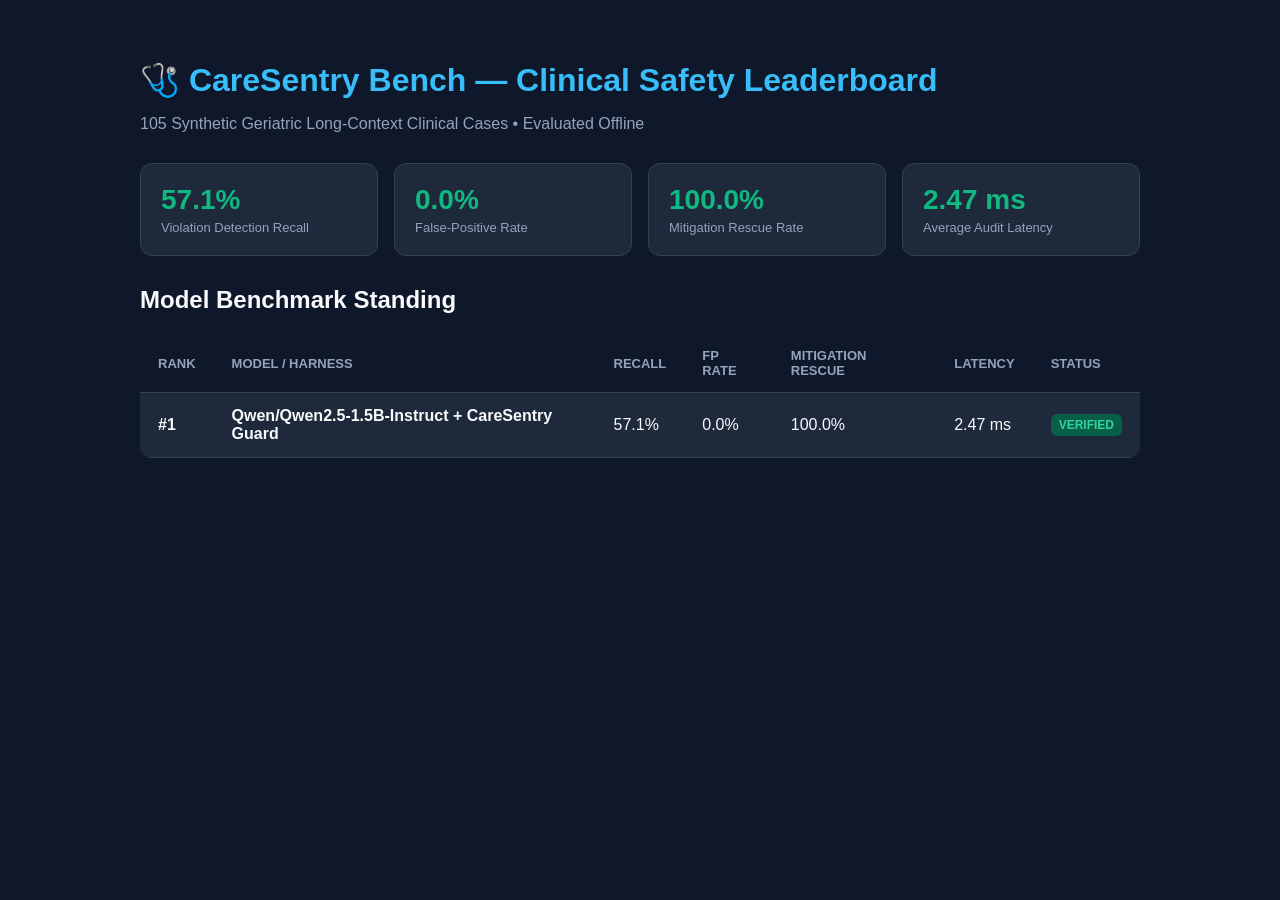
<file: guard/bench/leaderboard.html>
<!DOCTYPE html>
<html lang="en">
<head>
<meta charset="utf-8">
<title>CareSentry Bench - Open-Weight Clinical Safety Leaderboard</title>
<style>
  body { font-family: -apple-system, BlinkMacSystemFont, 'Segoe UI', Roboto, sans-serif; background: #0f172a; color: #f8fafc; margin: 0; padding: 40px; }
  .container { max-width: 1000px; margin: 0 auto; }
  h1 { color: #38bdf8; font-size: 32px; margin-bottom: 8px; }
  p.subtitle { color: #94a3b8; font-size: 16px; margin-bottom: 30px; }
  .card-grid { display: grid; grid-template-columns: repeat(4, 1fr); gap: 16px; margin-bottom: 30px; }
  .stat-card { background: #1e293b; border: 1px solid #334155; padding: 20px; border-radius: 12px; }
  .stat-card .val { font-size: 28px; font-weight: bold; color: #10b981; }
  .stat-card .lbl { font-size: 13px; color: #94a3b8; margin-top: 4px; }
  table { width: 100%; border-collapse: collapse; background: #1e293b; border-radius: 12px; overflow: hidden; }
  th, td { padding: 14px 18px; text-align: left; border-bottom: 1px solid #334155; }
  th { background: #0f172a; color: #94a3b8; font-size: 13px; text-transform: uppercase; }
  .badge { display: inline-block; padding: 4px 8px; border-radius: 6px; font-size: 12px; font-weight: bold; background: #065f46; color: #34d399; }
</style>
</head>
<body>
<div class="container">
  <h1>🩺 CareSentry Bench — Clinical Safety Leaderboard</h1>
  <p class="subtitle">105 Synthetic Geriatric Long-Context Clinical Cases • Evaluated Offline</p>

  <div class="card-grid">
    <div class="stat-card">
      <div class="val">57.1%</div>
      <div class="lbl">Violation Detection Recall</div>
    </div>
    <div class="stat-card">
      <div class="val">0.0%</div>
      <div class="lbl">False-Positive Rate</div>
    </div>
    <div class="stat-card">
      <div class="val">100.0%</div>
      <div class="lbl">Mitigation Rescue Rate</div>
    </div>
    <div class="stat-card">
      <div class="val">2.47 ms</div>
      <div class="lbl">Average Audit Latency</div>
    </div>
  </div>

  <h2>Model Benchmark Standing</h2>
  <table>
    <thead>
      <tr>
        <th>Rank</th>
        <th>Model / Harness</th>
        <th>Recall</th>
        <th>FP Rate</th>
        <th>Mitigation Rescue</th>
        <th>Latency</th>
        <th>Status</th>
      </tr>
    </thead>
    <tbody>
      <tr>
        <td><strong>#1</strong></td>
        <td><strong>Qwen/Qwen2.5-1.5B-Instruct + CareSentry Guard</strong></td>
        <td>57.1%</td>
        <td>0.0%</td>
        <td>100.0%</td>
        <td>2.47 ms</td>
        <td><span class="badge">VERIFIED</span></td>
      </tr>
    </tbody>
  </table>
</div>
</body>
</html>
</file>
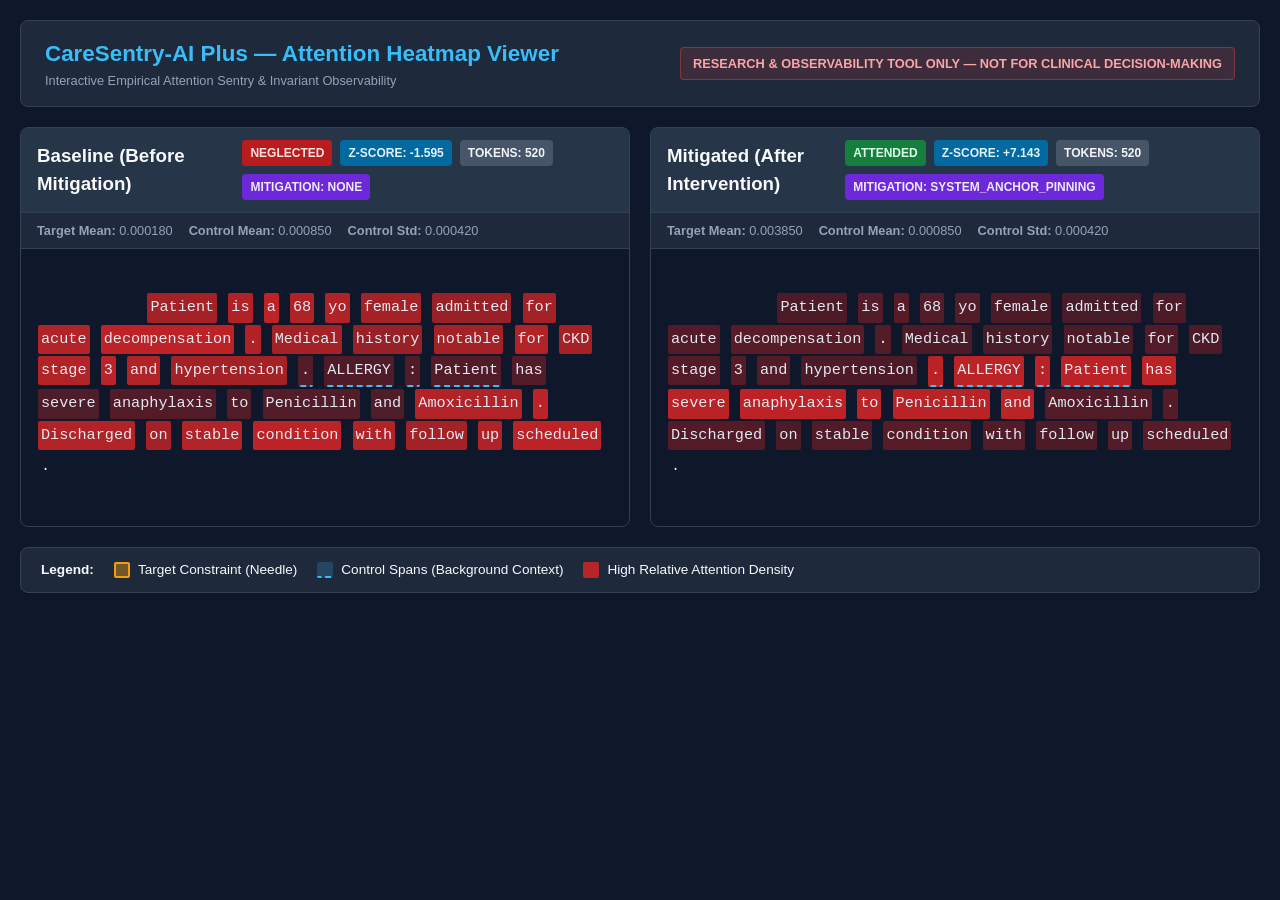
<file: plus/fixtures/test_heatmap.html>
<!DOCTYPE html>
<html lang="en">
<head>
    <meta charset="UTF-8">
    <meta name="viewport" content="width=device-width, initial-scale=1.0">
    <title>CareSentry-AI Attention Heatmap Viewer</title>
    <style>
        :root {
            --bg-primary: #0f172a;
            --bg-secondary: #1e293b;
            --bg-card: #1e293b;
            --border-color: #334155;
            --text-primary: #f8fafc;
            --text-secondary: #94a3b8;
            --accent-blue: #38bdf8;
            --accent-red: #ef4444;
            --accent-green: #22c55e;
            --accent-amber: #f59e0b;
        }

        * {
            box-sizing: border-box;
            margin: 0;
            padding: 0;
        }

        body {
            font-family: -apple-system, BlinkMacSystemFont, "Segoe UI", Roboto, "Helvetica Neue", Arial, sans-serif;
            background-color: var(--bg-primary);
            color: var(--text-primary);
            padding: 20px;
            line-height: 1.5;
        }

        header {
            background: var(--bg-secondary);
            border: 1px solid var(--border-color);
            border-radius: 8px;
            padding: 16px 24px;
            margin-bottom: 20px;
            display: flex;
            justify-content: space-between;
            align-items: center;
        }

        .logo-title h1 {
            font-size: 1.4rem;
            color: var(--accent-blue);
            font-weight: 700;
        }

        .safety-disclaimer {
            background: rgba(239, 68, 68, 0.15);
            border: 1px solid rgba(239, 68, 68, 0.4);
            color: #fca5a5;
            font-size: 0.8rem;
            padding: 6px 12px;
            border-radius: 4px;
            font-weight: 600;
        }

        .panes-container {
            display: flex;
            gap: 20px;
            width: 100%;
        }

        .split-view .trace-pane {
            flex: 1;
            min-width: 0;
        }

        .single-view .trace-pane {
            width: 100%;
        }

        .trace-pane {
            background: var(--bg-secondary);
            border: 1px solid var(--border-color);
            border-radius: 8px;
            display: flex;
            flex-direction: column;
            overflow: hidden;
        }

        .pane-header {
            background: #273549;
            padding: 12px 16px;
            border-bottom: 1px solid var(--border-color);
            display: flex;
            justify-content: space-between;
            align-items: center;
        }

        .header-tags {
            display: flex;
            gap: 8px;
            flex-wrap: wrap;
        }

        .badge {
            padding: 4px 8px;
            border-radius: 4px;
            font-size: 0.75rem;
            font-weight: 700;
            text-transform: uppercase;
        }

        .badge-success { background: #15803d; color: #dcfce7; }
        .badge-danger { background: #b91c1c; color: #fee2e2; }
        .badge-warning { background: #b45309; color: #fef3c7; }
        .badge-info { background: #0369a1; color: #e0f2fe; }
        .badge-strategy { background: #6d28d9; color: #ede9fe; }
        .badge-neutral { background: #475569; color: #f1f5f9; }

        .stats-bar {
            background: #1e293b;
            padding: 8px 16px;
            border-bottom: 1px solid var(--border-color);
            font-size: 0.8rem;
            color: var(--text-secondary);
            display: flex;
            gap: 16px;
        }

        .document-viewer {
            padding: 16px;
            max-height: 700px;
            overflow-y: auto;
            font-family: "Courier New", Courier, monospace;
            font-size: 0.95rem;
            line-height: 1.8;
            background: #0f172a;
            color: #e2e8f0;
            word-wrap: break-word;
            white-space: pre-wrap;
        }

        .tok {
            display: inline-block;
            padding: 1px 3px;
            margin: 1px;
            border-radius: 2px;
            cursor: pointer;
            transition: transform 0.1s;
        }

        .tok:hover {
            transform: scale(1.15);
            outline: 1px solid var(--accent-blue);
            z-index: 10;
            position: relative;
        }

        .needle-tok {
            border: 2px solid var(--accent-amber);
            font-weight: bold;
            box-shadow: 0 0 6px rgba(245, 158, 11, 0.5);
        }

        .control-tok {
            border-bottom: 2px dashed #38bdf8;
        }

        .legend {
            background: var(--bg-secondary);
            border: 1px solid var(--border-color);
            border-radius: 8px;
            padding: 12px 20px;
            margin-top: 20px;
            display: flex;
            gap: 20px;
            font-size: 0.85rem;
            align-items: center;
        }

        .legend-item {
            display: flex;
            align-items: center;
            gap: 8px;
        }

        .legend-box {
            width: 16px;
            height: 16px;
            border-radius: 2px;
        }

        #token-tooltip {
            position: fixed;
            background: #020617;
            border: 1px solid var(--accent-blue);
            padding: 6px 10px;
            border-radius: 4px;
            font-size: 0.75rem;
            pointer-events: none;
            display: none;
            z-index: 1000;
        }
    </style>
</head>
<body>
    <header>
        <div class="logo-title">
            <h1>CareSentry-AI Plus — Attention Heatmap Viewer</h1>
            <p style="font-size: 0.8rem; color: var(--text-secondary);">Interactive Empirical Attention Sentry & Invariant Observability</p>
        </div>
        <div class="safety-disclaimer">
            RESEARCH & OBSERVABILITY TOOL ONLY — NOT FOR CLINICAL DECISION-MAKING
        </div>
    </header>

    
        <div class="panes-container split-view">
            
    <div class="trace-pane">
        <div class="pane-header">
            <h3>Baseline (Before Mitigation)</h3>
            <div class="header-tags">
                <span class="badge badge-danger">NEGLECTED</span>
                <span class="badge badge-info">Z-Score: -1.595</span>
                <span class="badge badge-neutral">Tokens: 520</span>
                <span class="badge badge-strategy">Mitigation: None</span>
            </div>
        </div>
        <div class="stats-bar">
            <span><strong>Target Mean:</strong> 0.000180</span>
            <span><strong>Control Mean:</strong> 0.000850</span>
            <span><strong>Control Std:</strong> 0.000420</span>
        </div>
        <div class="document-viewer">
            <span class="tok" style="background-color: rgba(220, 38, 38, 0.731);" data-idx="0" data-att="0.000700">Patient</span> <span class="tok" style="background-color: rgba(220, 38, 38, 0.792);" data-idx="1" data-att="0.000800">is</span> <span class="tok" style="background-color: rgba(220, 38, 38, 0.85);" data-idx="2" data-att="0.000900">a</span> <span class="tok" style="background-color: rgba(220, 38, 38, 0.792);" data-idx="3" data-att="0.000800">68</span> <span class="tok" style="background-color: rgba(220, 38, 38, 0.792);" data-idx="4" data-att="0.000800">yo</span> <span class="tok" style="background-color: rgba(220, 38, 38, 0.731);" data-idx="5" data-att="0.000700">female</span> <span class="tok" style="background-color: rgba(220, 38, 38, 0.666);" data-idx="6" data-att="0.000600">admitted</span> <span class="tok" style="background-color: rgba(220, 38, 38, 0.731);" data-idx="7" data-att="0.000700">for</span> <span class="tok" style="background-color: rgba(220, 38, 38, 0.792);" data-idx="8" data-att="0.000800">acute</span> <span class="tok" style="background-color: rgba(220, 38, 38, 0.85);" data-idx="9" data-att="0.000900">decompensation</span> <span class="tok" style="background-color: rgba(220, 38, 38, 0.792);" data-idx="10" data-att="0.000800">.</span> <span class="tok" style="background-color: rgba(220, 38, 38, 0.731);" data-idx="11" data-att="0.000700">Medical</span> <span class="tok" style="background-color: rgba(220, 38, 38, 0.666);" data-idx="12" data-att="0.000600">history</span> <span class="tok" style="background-color: rgba(220, 38, 38, 0.731);" data-idx="13" data-att="0.000700">notable</span> <span class="tok" style="background-color: rgba(220, 38, 38, 0.792);" data-idx="14" data-att="0.000800">for</span> <span class="tok" style="background-color: rgba(220, 38, 38, 0.731);" data-idx="15" data-att="0.000700">CKD</span> <span class="tok" style="background-color: rgba(220, 38, 38, 0.792);" data-idx="16" data-att="0.000800">stage</span> <span class="tok" style="background-color: rgba(220, 38, 38, 0.85);" data-idx="17" data-att="0.000900">3</span> <span class="tok" style="background-color: rgba(220, 38, 38, 0.792);" data-idx="18" data-att="0.000800">and</span> <span class="tok" style="background-color: rgba(220, 38, 38, 0.731);" data-idx="19" data-att="0.000700">hypertension</span> <span class="tok control-tok" style="background-color: rgba(220, 38, 38, 0.324);" data-idx="20" data-att="0.000180">.</span> <span class="tok control-tok" style="background-color: rgba(220, 38, 38, 0.313);" data-idx="21" data-att="0.000170">ALLERGY</span> <span class="tok control-tok" style="background-color: rgba(220, 38, 38, 0.334);" data-idx="22" data-att="0.000190">:</span> <span class="tok control-tok" style="background-color: rgba(220, 38, 38, 0.324);" data-idx="23" data-att="0.000180">Patient</span> <span class="tok" style="background-color: rgba(220, 38, 38, 0.324);" data-idx="24" data-att="0.000180">has</span> <span class="tok" style="background-color: rgba(220, 38, 38, 0.313);" data-idx="25" data-att="0.000170">severe</span> <span class="tok" style="background-color: rgba(220, 38, 38, 0.334);" data-idx="26" data-att="0.000190">anaphylaxis</span> <span class="tok" style="background-color: rgba(220, 38, 38, 0.324);" data-idx="27" data-att="0.000180">to</span> <span class="tok" style="background-color: rgba(220, 38, 38, 0.324);" data-idx="28" data-att="0.000180">Penicillin</span> <span class="tok" style="background-color: rgba(220, 38, 38, 0.313);" data-idx="29" data-att="0.000170">and</span> <span class="tok" style="background-color: rgba(220, 38, 38, 0.792);" data-idx="30" data-att="0.000800">Amoxicillin</span> <span class="tok" style="background-color: rgba(220, 38, 38, 0.85);" data-idx="31" data-att="0.000900">.</span> <span class="tok" style="background-color: rgba(220, 38, 38, 0.792);" data-idx="32" data-att="0.000800">Discharged</span> <span class="tok" style="background-color: rgba(220, 38, 38, 0.731);" data-idx="33" data-att="0.000700">on</span> <span class="tok" style="background-color: rgba(220, 38, 38, 0.792);" data-idx="34" data-att="0.000800">stable</span> <span class="tok" style="background-color: rgba(220, 38, 38, 0.85);" data-idx="35" data-att="0.000900">condition</span> <span class="tok" style="background-color: rgba(220, 38, 38, 0.792);" data-idx="36" data-att="0.000800">with</span> <span class="tok" style="background-color: rgba(220, 38, 38, 0.731);" data-idx="37" data-att="0.000700">follow</span> <span class="tok" style="background-color: rgba(220, 38, 38, 0.792);" data-idx="38" data-att="0.000800">up</span> <span class="tok" style="background-color: rgba(220, 38, 38, 0.85);" data-idx="39" data-att="0.000900">scheduled</span> <span class="tok" style="background-color: rgba(220, 38, 38, 0.0);" data-idx="40" data-att="0.000000">.</span>
        </div>
    </div>
    
            
    <div class="trace-pane">
        <div class="pane-header">
            <h3>Mitigated (After Intervention)</h3>
            <div class="header-tags">
                <span class="badge badge-success">ATTENDED</span>
                <span class="badge badge-info">Z-Score: +7.143</span>
                <span class="badge badge-neutral">Tokens: 520</span>
                <span class="badge badge-strategy">Mitigation: system_anchor_pinning</span>
            </div>
        </div>
        <div class="stats-bar">
            <span><strong>Target Mean:</strong> 0.003850</span>
            <span><strong>Control Mean:</strong> 0.000850</span>
            <span><strong>Control Std:</strong> 0.000420</span>
        </div>
        <div class="document-viewer">
            <span class="tok" style="background-color: rgba(220, 38, 38, 0.302);" data-idx="0" data-att="0.000700">Patient</span> <span class="tok" style="background-color: rgba(220, 38, 38, 0.328);" data-idx="1" data-att="0.000800">is</span> <span class="tok" style="background-color: rgba(220, 38, 38, 0.352);" data-idx="2" data-att="0.000900">a</span> <span class="tok" style="background-color: rgba(220, 38, 38, 0.328);" data-idx="3" data-att="0.000800">68</span> <span class="tok" style="background-color: rgba(220, 38, 38, 0.328);" data-idx="4" data-att="0.000800">yo</span> <span class="tok" style="background-color: rgba(220, 38, 38, 0.302);" data-idx="5" data-att="0.000700">female</span> <span class="tok" style="background-color: rgba(220, 38, 38, 0.276);" data-idx="6" data-att="0.000600">admitted</span> <span class="tok" style="background-color: rgba(220, 38, 38, 0.302);" data-idx="7" data-att="0.000700">for</span> <span class="tok" style="background-color: rgba(220, 38, 38, 0.328);" data-idx="8" data-att="0.000800">acute</span> <span class="tok" style="background-color: rgba(220, 38, 38, 0.352);" data-idx="9" data-att="0.000900">decompensation</span> <span class="tok" style="background-color: rgba(220, 38, 38, 0.328);" data-idx="10" data-att="0.000800">.</span> <span class="tok" style="background-color: rgba(220, 38, 38, 0.302);" data-idx="11" data-att="0.000700">Medical</span> <span class="tok" style="background-color: rgba(220, 38, 38, 0.276);" data-idx="12" data-att="0.000600">history</span> <span class="tok" style="background-color: rgba(220, 38, 38, 0.302);" data-idx="13" data-att="0.000700">notable</span> <span class="tok" style="background-color: rgba(220, 38, 38, 0.328);" data-idx="14" data-att="0.000800">for</span> <span class="tok" style="background-color: rgba(220, 38, 38, 0.302);" data-idx="15" data-att="0.000700">CKD</span> <span class="tok" style="background-color: rgba(220, 38, 38, 0.328);" data-idx="16" data-att="0.000800">stage</span> <span class="tok" style="background-color: rgba(220, 38, 38, 0.352);" data-idx="17" data-att="0.000900">3</span> <span class="tok" style="background-color: rgba(220, 38, 38, 0.328);" data-idx="18" data-att="0.000800">and</span> <span class="tok" style="background-color: rgba(220, 38, 38, 0.302);" data-idx="19" data-att="0.000700">hypertension</span> <span class="tok control-tok" style="background-color: rgba(220, 38, 38, 0.841);" data-idx="20" data-att="0.003850">.</span> <span class="tok control-tok" style="background-color: rgba(220, 38, 38, 0.847);" data-idx="21" data-att="0.003900">ALLERGY</span> <span class="tok control-tok" style="background-color: rgba(220, 38, 38, 0.837);" data-idx="22" data-att="0.003820">:</span> <span class="tok control-tok" style="background-color: rgba(220, 38, 38, 0.841);" data-idx="23" data-att="0.003850">Patient</span> <span class="tok" style="background-color: rgba(220, 38, 38, 0.845);" data-idx="24" data-att="0.003880">has</span> <span class="tok" style="background-color: rgba(220, 38, 38, 0.84);" data-idx="25" data-att="0.003840">severe</span> <span class="tok" style="background-color: rgba(220, 38, 38, 0.85);" data-idx="26" data-att="0.003920">anaphylaxis</span> <span class="tok" style="background-color: rgba(220, 38, 38, 0.841);" data-idx="27" data-att="0.003850">to</span> <span class="tok" style="background-color: rgba(220, 38, 38, 0.836);" data-idx="28" data-att="0.003810">Penicillin</span> <span class="tok" style="background-color: rgba(220, 38, 38, 0.843);" data-idx="29" data-att="0.003870">and</span> <span class="tok" style="background-color: rgba(220, 38, 38, 0.328);" data-idx="30" data-att="0.000800">Amoxicillin</span> <span class="tok" style="background-color: rgba(220, 38, 38, 0.352);" data-idx="31" data-att="0.000900">.</span> <span class="tok" style="background-color: rgba(220, 38, 38, 0.328);" data-idx="32" data-att="0.000800">Discharged</span> <span class="tok" style="background-color: rgba(220, 38, 38, 0.302);" data-idx="33" data-att="0.000700">on</span> <span class="tok" style="background-color: rgba(220, 38, 38, 0.328);" data-idx="34" data-att="0.000800">stable</span> <span class="tok" style="background-color: rgba(220, 38, 38, 0.352);" data-idx="35" data-att="0.000900">condition</span> <span class="tok" style="background-color: rgba(220, 38, 38, 0.328);" data-idx="36" data-att="0.000800">with</span> <span class="tok" style="background-color: rgba(220, 38, 38, 0.302);" data-idx="37" data-att="0.000700">follow</span> <span class="tok" style="background-color: rgba(220, 38, 38, 0.328);" data-idx="38" data-att="0.000800">up</span> <span class="tok" style="background-color: rgba(220, 38, 38, 0.352);" data-idx="39" data-att="0.000900">scheduled</span> <span class="tok" style="background-color: rgba(220, 38, 38, 0.0);" data-idx="40" data-att="0.000000">.</span>
        </div>
    </div>
    
        </div>
        

    <div class="legend">
        <strong>Legend:</strong>
        <div class="legend-item">
            <span class="legend-box" style="border: 2px solid var(--accent-amber); background: rgba(245, 158, 11, 0.4);"></span>
            <span>Target Constraint (Needle)</span>
        </div>
        <div class="legend-item">
            <span class="legend-box" style="border-bottom: 2px dashed #38bdf8; background: rgba(56, 189, 248, 0.2);"></span>
            <span>Control Spans (Background Context)</span>
        </div>
        <div class="legend-item">
            <span class="legend-box" style="background: rgba(220, 38, 38, 0.8);"></span>
            <span>High Relative Attention Density</span>
        </div>
    </div>

    <div id="token-tooltip"></div>

    <script>
        const tooltip = document.getElementById('token-tooltip');
        document.querySelectorAll('.tok').forEach(el => {
            el.addEventListener('mouseenter', (e) => {
                const idx = el.getAttribute('data-idx');
                const att = el.getAttribute('data-att');
                tooltip.innerHTML = `<strong>Token Index:</strong> ${idx}<br><strong>Attention Mass:</strong> ${att}`;
                tooltip.style.display = 'block';
            });
            el.addEventListener('mousemove', (e) => {
                tooltip.style.left = (e.clientX + 12) + 'px';
                tooltip.style.top = (e.clientY + 12) + 'px';
            });
            el.addEventListener('mouseleave', () => {
                tooltip.style.display = 'none';
            });
        });
    </script>
</body>
</html>
</file>
